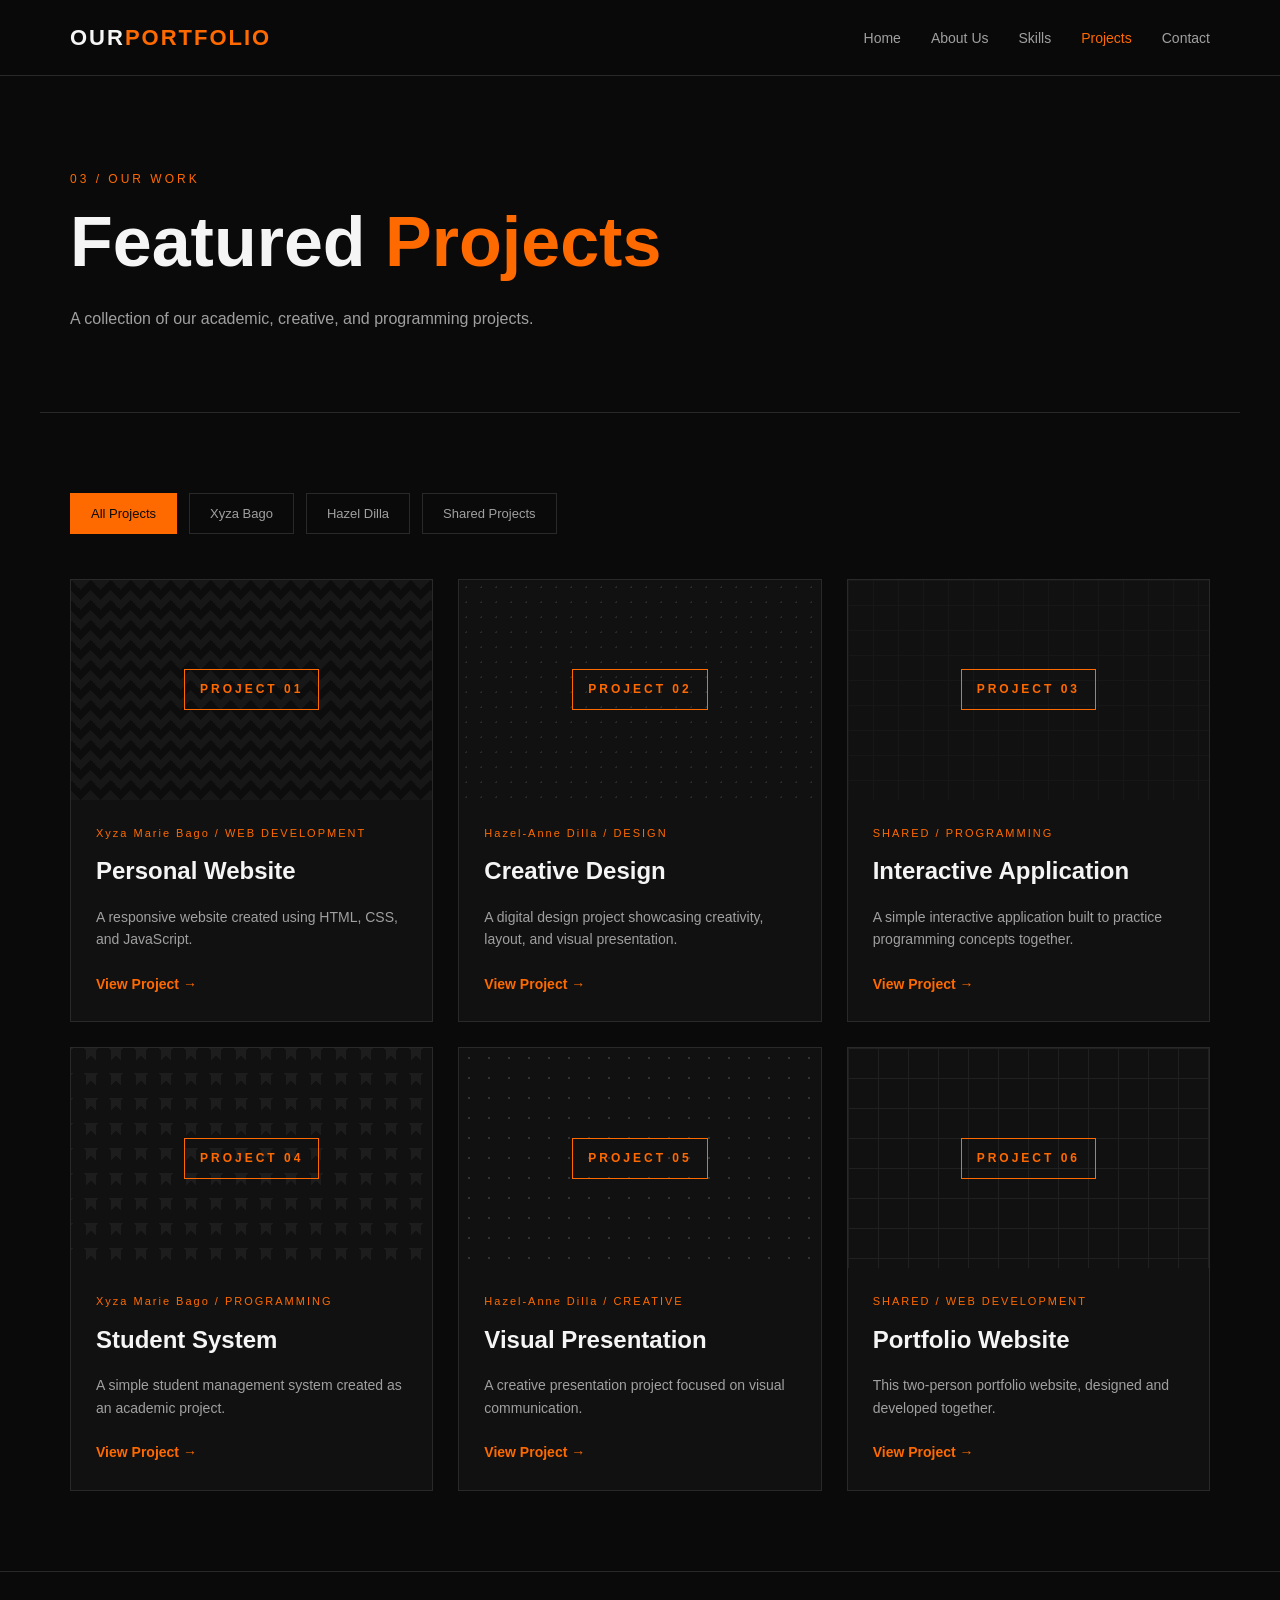
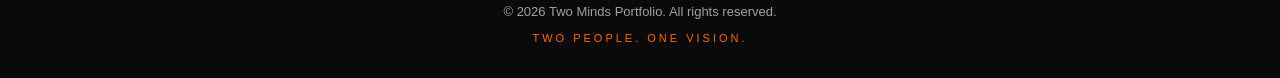
<file: projects.html>
<!DOCTYPE html>
<html lang="en">
<head>
    <meta charset="UTF-8">
    <meta name="viewport" content="width=device-width, initial-scale=1.0">

    <title>Our Portfolio | Projects</title>

    <!-- Connect to CSS -->
    <link rel="stylesheet" href="style.css">
</head>

<body>

    <!-- ==============================
         NAVIGATION BAR
    =============================== -->

    <header>
        <nav class="navbar">

            <div class="logo">
                OUR<span>PORTFOLIO</span>
            </div>

            <ul class="nav-links">
                <li><a href="index.html">Home</a></li>
                <li><a href="about.html">About Us</a></li>
                <li><a href="skills.html">Skills</a></li>
                <li><a href="projects.html" class="active">Projects</a></li>
                <li><a href="contact.html">Contact</a></li>
            </ul>

        </nav>
    </header>


    <!-- ==============================
         PROJECTS PAGE HEADER
    =============================== -->

    <main>

        <section class="page-header">

            <p class="section-label">03 / OUR WORK</p>

            <h1>
                Featured <span>Projects</span>
            </h1>

            <p>
                A collection of our academic, creative,
                and programming projects.
            </p>

        </section>


        <!-- ==============================
             PROJECT FILTERS
        =============================== -->

        <section class="project-section">

            <div class="project-filters">

                <button class="filter-btn active" data-filter="all">
                    All Projects
                </button>

                <button class="filter-btn" data-filter="person1">
                    Xyza Bago
                </button>

                <button class="filter-btn" data-filter="person2">
                    Hazel Dilla
                </button>

                <button class="filter-btn" data-filter="shared">
                    Shared Projects
                </button>

            </div>


            <!-- ==============================
                 PROJECT GRID
            =============================== -->

            <div class="projects-container">


                <!-- PROJECT 1 -->

                <div class="project-card" data-category="person1">

                    <div class="project-image project-one">
                        <span>PROJECT 01</span>
                    </div>

                    <div class="project-info">

                        <p class="project-category">
                            Xyza Marie Bago / WEB DEVELOPMENT
                        </p>

                        <h3>Personal Website</h3>

                        <p>
                            A responsive website created using
                            HTML, CSS, and JavaScript.
                        </p>

                        <a href="#" class="text-link">
                            View Project →
                        </a>

                    </div>

                </div>


                <!-- PROJECT 2 -->

                <div class="project-card" data-category="person2">

                    <div class="project-image project-two">
                        <span>PROJECT 02</span>
                    </div>

                    <div class="project-info">

                        <p class="project-category">
                            Hazel-Anne Dilla / DESIGN
                        </p>

                        <h3>Creative Design</h3>

                        <p>
                            A digital design project showcasing
                            creativity, layout, and visual presentation.
                        </p>

                        <a href="#" class="text-link">
                            View Project →
                        </a>

                    </div>

                </div>


                <!-- PROJECT 3 -->

                <div class="project-card" data-category="shared">

                    <div class="project-image project-three">
                        <span>PROJECT 03</span>
                    </div>

                    <div class="project-info">

                        <p class="project-category">
                            SHARED / PROGRAMMING
                        </p>

                        <h3>Interactive Application</h3>

                        <p>
                            A simple interactive application built
                            to practice programming concepts together.
                        </p>

                        <a href="#" class="text-link">
                            View Project →
                        </a>

                    </div>

                </div>


                <!-- PROJECT 4 -->

                <div class="project-card" data-category="person1">

                    <div class="project-image project-four">
                        <span>PROJECT 04</span>
                    </div>

                    <div class="project-info">

                        <p class="project-category">
                            Xyza Marie Bago / PROGRAMMING
                        </p>

                        <h3>Student System</h3>

                        <p>
                            A simple student management system
                            created as an academic project.
                        </p>

                        <a href="#" class="text-link">
                            View Project →
                        </a>

                    </div>

                </div>


                <!-- PROJECT 5 -->

                <div class="project-card" data-category="person2">

                    <div class="project-image project-five">
                        <span>PROJECT 05</span>
                    </div>

                    <div class="project-info">

                        <p class="project-category">
                            Hazel-Anne Dilla / CREATIVE
                        </p>

                        <h3>Visual Presentation</h3>

                        <p>
                            A creative presentation project
                            focused on visual communication.
                        </p>

                        <a href="#" class="text-link">
                            View Project →
                        </a>

                    </div>

                </div>


                <!-- PROJECT 6 -->

                <div class="project-card" data-category="shared">

                    <div class="project-image project-six">
                        <span>PROJECT 06</span>
                    </div>

                    <div class="project-info">

                        <p class="project-category">
                            SHARED / WEB DEVELOPMENT
                        </p>

                        <h3>Portfolio Website</h3>

                        <p>
                            This two-person portfolio website,
                            designed and developed together.
                        </p>

                        <a href="#" class="text-link">
                            View Project →
                        </a>

                    </div>

                </div>

            </div>

        </section>

    </main>


    <!-- ==============================
         FOOTER
    =============================== -->

    <footer>

        <p>
            © 2026 Our Portfolio. Built with HTML, CSS & JavaScript.
        </p>

        <p class="footer-accent">
            TWO PEOPLE. ONE VISION.
        </p>

    </footer>


    <!-- Connect JavaScript -->
    <script src="stylesheet.js"></script>

</body>
</html>
</file>
<file: style.css>
/* ========================================
   GENERAL SETTINGS
======================================== */

* {
    margin: 0;
    padding: 0;
    box-sizing: border-box;
    scroll-behavior: smooth;
}

:root {
    --black: #0a0a0a;
    --dark-gray: #111111;
    --card-gray: #181818;
    --border: #292929;

    --orange: #ff6a00;
    --light-orange: #ff8c32;

    --white: #f5f5f5;
    --gray: #a0a0a0;

    --red: #e63946;
    --blue: #3a86ff;
    --green: #38b000;
}

body {
    font-family: Arial, Helvetica, sans-serif;
    background-color: var(--black);
    color: var(--white);
    line-height: 1.6;
}

a {
    text-decoration: none;
    color: inherit;
}

ul {
    list-style: none;
}

button,
input,
textarea {
    font-family: inherit;
}


/* ========================================
   NAVIGATION BAR
======================================== */

header {
    position: fixed;
    top: 0;
    left: 0;
    width: 100%;
    z-index: 1000;

    background: rgba(10, 10, 10, 0.95);
    border-bottom: 1px solid var(--border);
}

.navbar {
    max-width: 1200px;
    margin: auto;
    padding: 20px 30px;

    display: flex;
    justify-content: space-between;
    align-items: center;
}

.logo {
    font-size: 22px;
    font-weight: bold;
    letter-spacing: 2px;
}

.logo span {
    color: var(--orange);
}

.nav-links {
    display: flex;
    gap: 30px;
}

.nav-links a {
    font-size: 14px;
    color: var(--gray);
    transition: 0.3s;
}

.nav-links a:hover,
.nav-links a.active {
    color: var(--orange);
}


/* ========================================
   BUTTONS
======================================== */

.btn {
    display: inline-block;
    padding: 13px 25px;

    border: 1px solid var(--orange);

    font-size: 14px;
    font-weight: bold;

    cursor: pointer;
    transition: 0.3s;
}

.primary-btn {
    background: var(--orange);
    color: var(--black);
}

.primary-btn:hover {
    background: var(--light-orange);
    transform: translateY(-3px);
}

.secondary-btn {
    color: var(--orange);
}

.secondary-btn:hover {
    background: var(--orange);
    color: var(--black);
}


/* ========================================
   HERO / MAIN DASHBOARD
======================================== */

.hero {
    min-height: 100vh;
    max-width: 1200px;
    margin: auto;

    padding: 140px 30px 80px;

    display: flex;
    justify-content: space-between;
    align-items: center;
    gap: 50px;
}

.hero-content {
    max-width: 600px;
}

.small-title {
    color: var(--orange);
    font-size: 13px;
    letter-spacing: 4px;
    margin-bottom: 20px;
}

.hero h1 {
    font-size: clamp(40px, 6vw, 75px);
    line-height: 1.1;
    margin-bottom: 25px;
    letter-spacing: -2px;
}

.hero h1 span,
.page-header h1 span,
.section-heading h2 span,
.shared-goal h2 span {
    color: var(--orange);
}

.hero-description {
    color: var(--gray);
    max-width: 500px;
    margin-bottom: 35px;
    font-size: 16px;
}

.hero-buttons {
    display: flex;
    gap: 15px;
    flex-wrap: wrap;
}


/* ========================================
   HERO VISUAL / CODE CARD
======================================== */

.hero-visual {
    position: relative;
    width: 420px;
    height: 420px;

    display: flex;
    justify-content: center;
    align-items: center;
}

.orange-circle {
    position: absolute;
    width: 330px;
    height: 330px;

    border: 1px solid var(--orange);
    border-radius: 50%;
    opacity: 0.25;
}

.orange-circle::before,
.orange-circle::after {
    content: "";
    position: absolute;

    border: 1px solid var(--orange);
    border-radius: 50%;
}

.orange-circle::before {
    inset: 25px;
}

.orange-circle::after {
    inset: 50px;
}

.hero-card {
    position: relative;
    width: 350px;

    background: var(--card-gray);
    border: 1px solid var(--border);

    padding: 25px;

    box-shadow: 0 0 40px rgba(255, 106, 0, 0.08);

    transform: rotate(-3deg);
}

.card-top {
    display: flex;
    gap: 8px;
    margin-bottom: 25px;
}

.dot {
    width: 10px;
    height: 10px;
    border-radius: 50%;
}

.red {
    background: var(--red);
}

.blue {
    background: var(--blue);
}

.green {
    background: var(--green);
}

.code-lines {
    font-family: "Courier New", monospace;
    font-size: 15px;
    line-height: 2;
    color: var(--gray);
}

.indent {
    padding-left: 25px;
}

.code-orange {
    color: var(--orange);
}


/* ========================================
   DASHBOARD INTRO
======================================== */

.dashboard-intro {
    max-width: 1200px;
    margin: auto;
    padding: 110px 30px;
}

.section-heading {
    margin-bottom: 60px;
}

.section-label {
    color: var(--orange);
    font-size: 12px;
    letter-spacing: 3px;
    margin-bottom: 15px;
}

.section-heading h2 {
    font-size: clamp(32px, 5vw, 55px);
    line-height: 1.2;
}

.dashboard-cards {
    display: grid;
    grid-template-columns: repeat(3, 1fr);
    gap: 25px;
}

.dashboard-card {
    background: var(--dark-gray);
    border: 1px solid var(--border);

    padding: 35px;

    transition: 0.3s;
}

.dashboard-card:hover {
    border-color: var(--orange);
    transform: translateY(-8px);
}

.card-number {
    color: var(--orange);
    font-family: "Courier New", monospace;
    font-size: 14px;
}

.dashboard-card h3 {
    font-size: 25px;
    margin: 20px 0 15px;
}

.dashboard-card p {
    color: var(--gray);
    font-size: 14px;
    margin-bottom: 25px;
}

.card-link {
    color: var(--orange);
    font-size: 14px;
    font-weight: bold;
}


/* ========================================
   GENERAL PAGE HEADER
======================================== */

.page-header {
    max-width: 1200px;
    margin: auto;

    padding: 170px 30px 80px;

    border-bottom: 1px solid var(--border);
}

.page-header h1 {
    font-size: clamp(40px, 6vw, 70px);
    line-height: 1.1;
    margin-bottom: 25px;
}

.page-header > p:last-child {
    color: var(--gray);
    max-width: 600px;
    font-size: 16px;
}


/* ========================================
   ABOUT PAGE
======================================== */

.about-person {
    max-width: 1200px;
    margin: auto;
    padding: 90px 30px;

    display: flex;
    align-items: center;
    gap: 60px;

    border-bottom: 1px solid var(--border);
}

.about-person.reverse {
    flex-direction: row-reverse;
}

.about-person .person-image {
    width: 380px;
    height: 380px;
    flex-shrink: 0;

    background: var(--card-gray);
    border: 1px solid var(--border);
    overflow: hidden;
}

.about-person .person-image img {
    width: 100%;
    height: 100%;
    object-fit: cover;
}

.about-person .person-info {
    flex: 1;
}

.person-number {
    color: var(--orange);
    font-family: "Courier New", monospace;
    font-size: 14px;
    margin-bottom: 10px;
}

.person-info h2 {
    font-size: 42px;
    margin-bottom: 5px;
}

.person-role {
    color: var(--orange);
    font-size: 13px;
    letter-spacing: 1px;
    margin-bottom: 25px;
}

.person-info > p:not(.person-number):not(.person-role) {
    color: var(--gray);
    max-width: 500px;
    margin-bottom: 20px;
}

.person-details {
    margin-top: 25px;
    padding-top: 20px;
    border-top: 1px solid var(--border);
}

.person-details p {
    color: var(--gray);
    font-size: 14px;
    margin-bottom: 8px;
}

.person-details strong {
    color: var(--white);
}

.shared-goal {
    max-width: 1200px;
    margin: auto;
    padding: 100px 30px;
    text-align: center;
}

.shared-goal h2 {
    font-size: clamp(32px, 5vw, 55px);
    margin-bottom: 20px;
}

.shared-goal > p:last-child {
    color: var(--gray);
    max-width: 600px;
    margin: auto;
}


/* ========================================
   SKILLS PAGE
======================================== */

.skills-person {
    max-width: 1200px;
    margin: auto;
    padding: 90px 30px;

    border-bottom: 1px solid var(--border);
}

.skills-person-header {
    display: flex;
    justify-content: space-between;
    align-items: flex-end;
    gap: 40px;
    margin-bottom: 45px;
}

.skills-person-header h2 {
    font-size: 42px;
    margin-bottom: 5px;
}

.skills-intro {
    color: var(--gray);
    max-width: 450px;
}

.skills-grid {
    display: grid;
    grid-template-columns: repeat(4, 1fr);
    gap: 20px;
}

.skill-box {
    background: var(--dark-gray);
    border: 1px solid var(--border);
    padding: 30px;

    transition: 0.3s;
}

.skill-box:hover {
    border-color: var(--orange);
    transform: translateY(-5px);
}

.skill-icon {
    display: inline-block;
    font-family: "Courier New", monospace;
    font-size: 13px;
    margin-bottom: 20px;
}

.skill-icon.orange {
    color: var(--orange);
}

.skill-icon.red {
    color: var(--red);
}

.skill-icon.blue {
    color: var(--blue);
}

.skill-icon.green {
    color: var(--green);
}

.skill-box h3 {
    font-size: 22px;
    margin-bottom: 15px;
}

.skill-box p {
    color: var(--gray);
    font-size: 14px;
}

.technology-section {
    max-width: 1200px;
    margin: auto;
    padding: 100px 30px;
}

.technology-list {
    display: flex;
    flex-wrap: wrap;
    gap: 12px;
}

.technology-tag {
    padding: 12px 18px;
    border: 1px solid var(--border);
    color: var(--gray);
    font-size: 13px;

    transition: 0.3s;
}

.technology-tag:hover {
    border-color: var(--orange);
    color: var(--orange);
}


/* ========================================
   PROJECTS PAGE
======================================== */

.project-section {
    max-width: 1200px;
    margin: auto;
    padding: 80px 30px;
}

.project-filters {
    display: flex;
    flex-wrap: wrap;
    gap: 12px;
    margin-bottom: 45px;
}

.filter-btn {
    background: transparent;
    color: var(--gray);

    border: 1px solid var(--border);
    padding: 12px 20px;

    font-size: 13px;
    cursor: pointer;

    transition: 0.3s;
}

.filter-btn:hover,
.filter-btn.active {
    background: var(--orange);
    border-color: var(--orange);
    color: var(--black);
}

.projects-container {
    display: grid;
    grid-template-columns: repeat(3, 1fr);
    gap: 25px;
}

.project-card {
    background: var(--dark-gray);
    border: 1px solid var(--border);
    overflow: hidden;

    transition: 0.3s;
}

.project-card:hover {
    transform: translateY(-8px);
    border-color: var(--orange);
}

.project-card.hidden {
    display: none;
}

.project-image {
    height: 220px;

    display: flex;
    align-items: center;
    justify-content: center;

    position: relative;
    overflow: hidden;
}

.project-image span {
    font-size: 12px;
    letter-spacing: 3px;
    font-weight: bold;

    color: var(--orange);
    border: 1px solid var(--orange);
    padding: 10px 15px;
}

.project-one {
    background:
        linear-gradient(135deg, #171717 25%, transparent 25%) -10px 0,
        linear-gradient(225deg, #171717 25%, transparent 25%) -10px 0,
        linear-gradient(315deg, #171717 25%, transparent 25%),
        linear-gradient(45deg, #171717 25%, #0d0d0d 25%);
    background-size: 20px 20px;
}

.project-two {
    background:
        radial-gradient(circle at center, #292929 1px, transparent 1px);
    background-size: 15px 15px;
}

.project-three {
    background:
        linear-gradient(90deg, #171717 1px, transparent 1px),
        linear-gradient(#171717 1px, transparent 1px);
    background-size: 25px 25px;
}

.project-four {
    background:
        linear-gradient(135deg, #1d1d1d 25%, transparent 25%) -10px 0,
        linear-gradient(225deg, #1d1d1d 25%, transparent 25%);
    background-size: 25px 25px;
}

.project-five {
    background:
        radial-gradient(circle at center, #333333 1px, transparent 1px);
    background-size: 20px 20px;
}

.project-six {
    background:
        linear-gradient(90deg, #202020 1px, transparent 1px),
        linear-gradient(#202020 1px, transparent 1px);
    background-size: 30px 30px;
}

.project-info {
    padding: 25px;
}

.project-category {
    color: var(--orange);
    font-size: 11px;
    letter-spacing: 2px;
    margin-bottom: 10px;
}

.project-info h3 {
    font-size: 24px;
    margin-bottom: 15px;
}

.project-info > p:not(.project-category) {
    color: var(--gray);
    font-size: 14px;
    margin-bottom: 20px;
}

.text-link {
    color: var(--orange);
    font-size: 14px;
    font-weight: bold;
    transition: 0.3s;
}

.text-link:hover {
    color: var(--white);
    letter-spacing: 1px;
}


/* ========================================
   CONTACT PAGE
======================================== */

.contact-container {
    max-width: 1200px;
    margin: auto;
    padding: 80px 30px;

    display: grid;
    grid-template-columns: repeat(2, 1fr);
    gap: 25px;
}

.contact-card {
    background: var(--dark-gray);
    border: 1px solid var(--border);
    padding: 35px;

    transition: 0.3s;
}

.contact-card:hover {
    border-color: var(--orange);
}

.contact-card h2 {
    font-size: 32px;
    margin-bottom: 5px;
}

.contact-details {
    margin: 30px 0;
    padding-top: 20px;
    border-top: 1px solid var(--border);
}

.contact-details p {
    color: var(--gray);
    font-size: 14px;
    margin-bottom: 15px;
}

.contact-details strong {
    color: var(--white);
}

.message-section {
    max-width: 1200px;
    margin: auto;
    padding: 80px 30px 110px;
}

.message-section .section-heading {
    margin-bottom: 40px;
}

.contact-form {
    max-width: 700px;
}

.form-group {
    margin-bottom: 25px;
}

.form-group label {
    display: block;
    color: var(--white);
    font-size: 14px;
    margin-bottom: 10px;
}

.form-group input,
.form-group textarea {
    width: 100%;
    padding: 15px;

    background: var(--dark-gray);
    border: 1px solid var(--border);

    color: var(--white);
    font-size: 14px;

    outline: none;
    resize: vertical;

    transition: 0.3s;
}

.form-group input:focus,
.form-group textarea:focus {
    border-color: var(--orange);
}

.form-group input::placeholder,
.form-group textarea::placeholder {
    color: #666;
}


/* ========================================
   FOOTER
======================================== */

footer {
    border-top: 1px solid var(--border);
    padding: 30px;

    text-align: center;
    color: var(--gray);
    font-size: 13px;
}

.footer-accent {
    color: var(--orange);
    letter-spacing: 3px;
    font-size: 11px;
    margin-top: 8px;
}


/* ========================================
   JAVASCRIPT SUPPORTING STYLES
======================================== */

/* Mobile menu button */
.menu-button {
    display: none;

    background: transparent;
    border: 1px solid var(--orange);
    color: var(--orange);

    font-size: 22px;
    padding: 5px 10px;
    cursor: pointer;
}

/* Scroll animation */
.animate-on-scroll {
    opacity: 0;
    transform: translateY(30px);
    transition: opacity 0.7s ease, transform 0.7s ease;
}

.animate-on-scroll.show {
    opacity: 1;
    transform: translateY(0);
}


/* ========================================
   RESPONSIVE DESIGN
======================================== */

@media (max-width: 1000px) {

    .hero {
        flex-direction: column;
        text-align: center;
        padding-top: 150px;
    }

    .hero-description {
        margin-left: auto;
        margin-right: auto;
    }

    .hero-buttons {
        justify-content: center;
    }

    .skills-grid {
        grid-template-columns: repeat(2, 1fr);
    }

    .projects-container {
        grid-template-columns: repeat(2, 1fr);
    }

    .about-person,
    .about-person.reverse {
        flex-direction: column;
        text-align: center;
    }

    .about-person .person-info > p:not(.person-number):not(.person-role) {
        margin-left: auto;
        margin-right: auto;
    }

    .skills-person-header {
        align-items: flex-start;
        flex-direction: column;
    }

}

@media (max-width: 600px) {

    .navbar {
        flex-direction: column;
        gap: 15px;
        padding: 15px 20px;
    }

    .nav-links {
        gap: 15px;
        flex-wrap: wrap;
        justify-content: center;
    }

    .nav-links a {
        font-size: 12px;
    }

    .hero {
        padding: 160px 20px 60px;
    }

    .hero h1 {
        font-size: 42px;
    }

    .hero-visual {
        width: 100%;
        height: 330px;
    }

    .orange-circle {
        width: 260px;
        height: 260px;
    }

    .hero-card {
        width: 290px;
        padding: 20px;
    }

    .code-lines {
        font-size: 12px;
    }

    .dashboard-intro,
    .section {
        padding: 80px 20px;
    }

    .dashboard-cards {
        grid-template-columns: 1fr;
    }

    .page-header {
        padding: 160px 20px 60px;
    }

    .page-header h1 {
        font-size: 42px;
    }

    .about-person {
        padding: 70px 20px;
    }

    .about-person .person-image {
        width: 100%;
        max-width: 350px;
        height: 300px;
    }

    .person-info h2,
    .skills-person-header h2 {
        font-size: 32px;
    }

    .skills-person {
        padding: 70px 20px;
    }

    .skills-grid {
        grid-template-columns: 1fr;
    }

    .technology-section {
        padding: 70px 20px;
    }

    .project-section {
        padding: 60px 20px;
    }

    .projects-container {
        grid-template-columns: 1fr;
    }

    .contact-container {
        grid-template-columns: 1fr;
        padding: 60px 20px;
    }

    .message-section {
        padding: 60px 20px 80px;
    }

    .contact-card {
        padding: 25px;
    }

    .project-image {
        height: 200px;
    }

    .footer-accent {
        font-size: 10px;
    }

    .menu-button {
        display: block;
    }

    .navbar {
        position: relative;
    }

    .nav-links {
        display: none;
        flex-direction: column;
        align-items: center;
        width: 100%;
        padding: 20px 0;
    }

    .nav-links.active {
        display: flex;
    }

}
</file>
